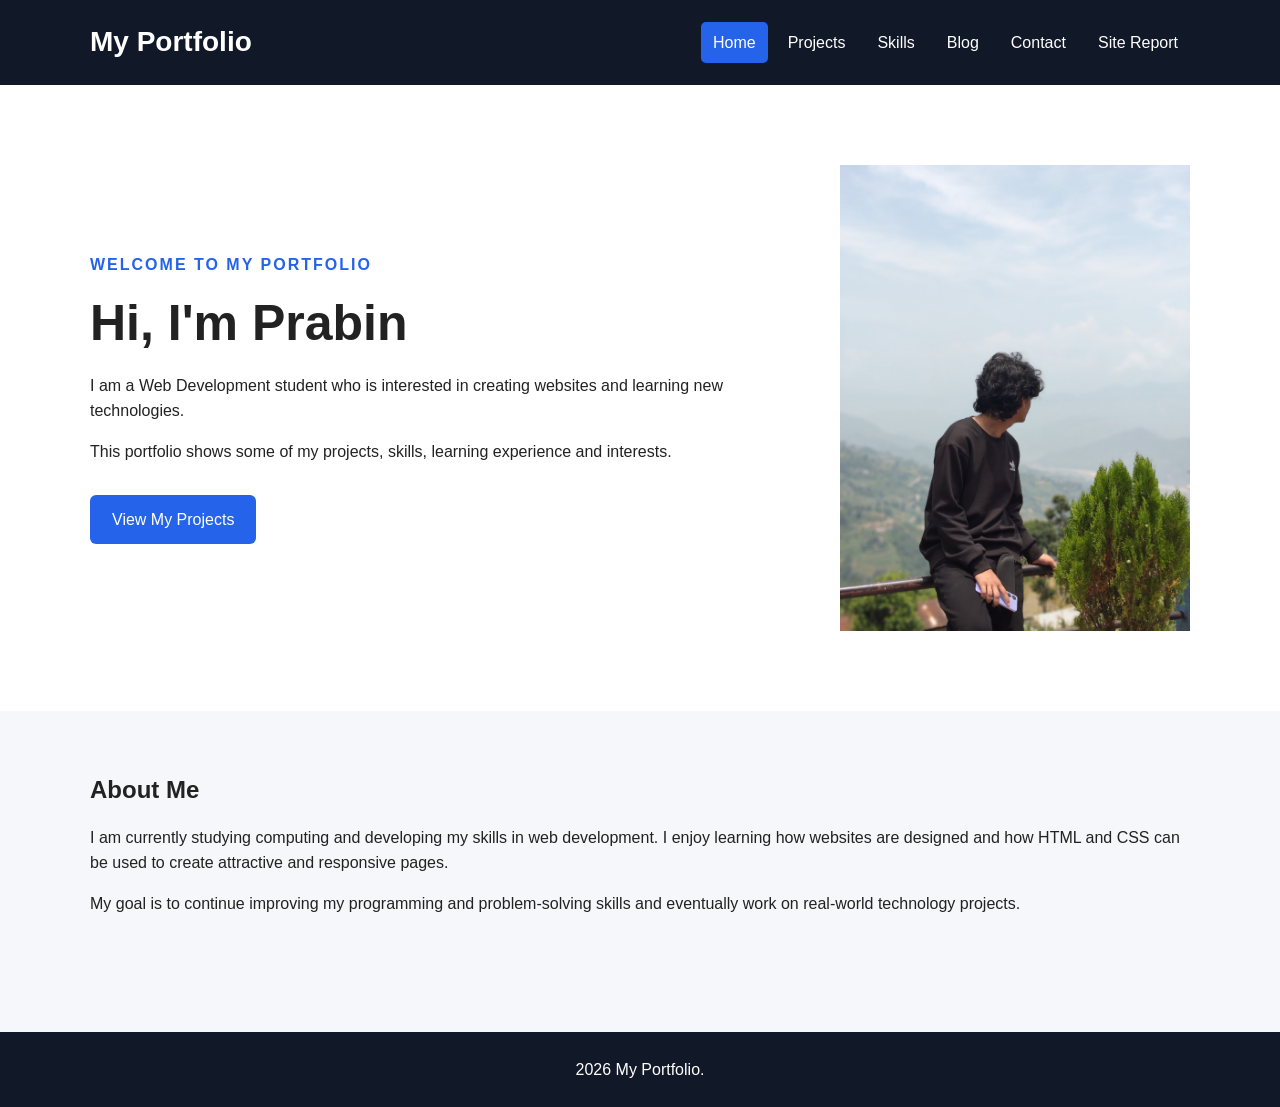
<file: index.html>
<!DOCTYPE html>
<html lang="en">
<head>
    <meta charset="UTF-8">
    <meta name="viewport" content="width=device-width, initial-scale=1.0">
    <title>Home Page</title>
    <link rel="stylesheet" href="css/style.css">
</head>

<body>

<header>
    <div class="container">
        <h1>My Portfolio</h1>

        <nav>
            <ul>
                <li><a class="active" href="index.html">Home</a></li>
                <li><a href="project.html">Projects</a></li>
                <li><a href="skills.html">Skills</a></li>
                <li><a href="blog.html">Blog</a></li>
                <li><a href="contact.html">Contact</a></li>
                <li><a href="sitereport.html">Site Report</a></li>
            </ul>
        </nav>
    </div>
</header>

<main>

    <section class="text">
        <div class="text-content">

            <div class="text">
                <p class="welcome">WELCOME TO MY PORTFOLIO</p>

                <h2>Hi, I'm Prabin</h2>

                <p>
                    I am a Web Development student who is interested in
                    creating websites and learning new technologies.
                </p>

                <p>
                    This portfolio shows some of my projects, skills,
                    learning experience and interests.
                </p>

                <a class="button" href="project.html">View My Projects</a>
            </div>

            <div class="hero-image">
                <img src="profile.jpeg" alt="Profile pic">
            </div>

        </div>
    </section>

    <section class="about">
        <div class="container">

            <h2>About Me</h2>

            <p>
                I am currently studying computing and developing my skills
                in web development. I enjoy learning how websites are
                designed and how HTML and CSS can be used to create
                attractive and responsive pages.
            </p>

            <p>
                My goal is to continue improving my programming and
                problem-solving skills and eventually work on real-world
                technology projects.
            </p>

        </div>
    </section>

</main>

<footer>
    <p> 2026 My Portfolio.</p>
</footer>

</body>
</html>
</file>
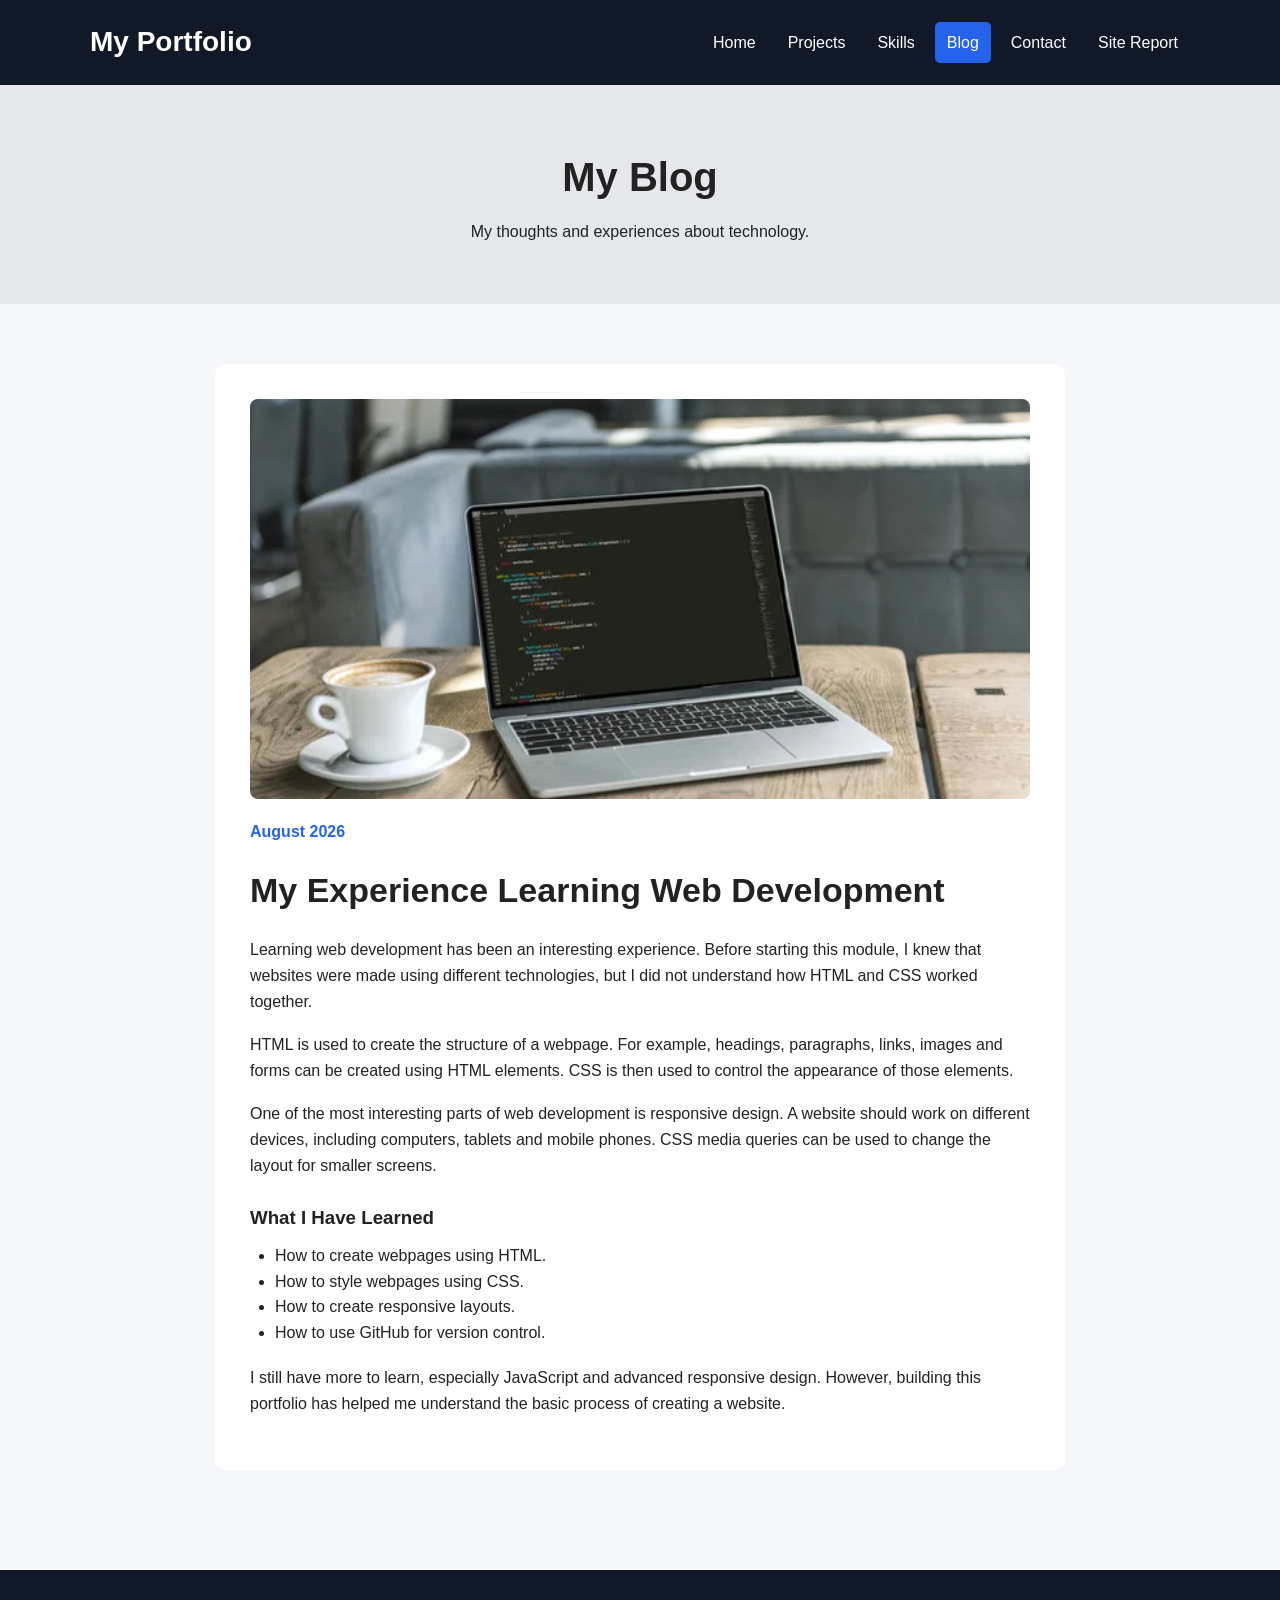
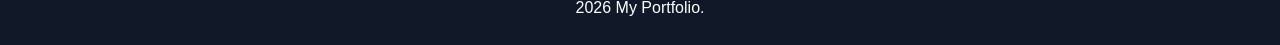
<file: blog.html>
<!DOCTYPE html>
<html lang="en">
<head>
    <meta charset="UTF-8">
    <meta name="viewport" content="width=device-width, initial-scale=1.0">
    <meta name="description" content="My web development blog">
    <title>Blog</title>
    <link rel="stylesheet" href="css/style.css">
</head>

<body>

<header>
    <div class="container">
        <h1>My Portfolio</h1>

        <nav>
            <ul>
                <li><a href="index.html">Home</a></li>
                <li><a href="project.html">Projects</a></li>
                <li><a href="skills.html">Skills</a></li>
                <li><a class="active" href="blog.html">Blog</a></li>
                <li><a href="contact.html">Contact</a></li>
                <li><a href="sitereport.html">Site Report</a></li>
            </ul>
        </nav>
    </div>
</header>

<main>

    <section class="page-heading">
        <div class="container">
            <h2>My Blog</h2>
            <p>My thoughts and experiences about technology.</p>
        </div>
    </section>

    <article class="blog-post">

        <div class="container">

            <img class="blog-image"
                 src="laptop.jpg"
                 alt="Laptop used for web development">

            <p class="blog-date">August 2026</p>

            <h2>My Experience Learning Web Development</h2>

            <p> 
                Learning web development has been an interesting experience.
                Before starting this module, I knew that websites were made
                using different technologies, but I did not understand how
                HTML and CSS worked together.
            </p>

            <p>
                HTML is used to create the structure of a webpage. For
                example, headings, paragraphs, links, images and forms can
                be created using HTML elements. CSS is then used to control
                the appearance of those elements.
            </p>

            <p>
                One of the most interesting parts of web development is
                responsive design. A website should work on different
                devices, including computers, tablets and mobile phones.
                CSS media queries can be used to change the layout for
                smaller screens.
            </p>

            <h3>What I Have Learned</h3>

            <ul>
                <li>How to create webpages using HTML.</li>
                <li>How to style webpages using CSS.</li>
                <li>How to create responsive layouts.</li>
                <li>How to use GitHub for version control.</li>
            </ul>

            <p>
                I still have more to learn, especially JavaScript and
                advanced responsive design. However, building this
                portfolio has helped me understand the basic process of
                creating a website.
            </p>

        </div>

    </article>

</main>

<footer>
    <p>2026 My Portfolio.</p>
</footer>

</body>
</html>
</file>
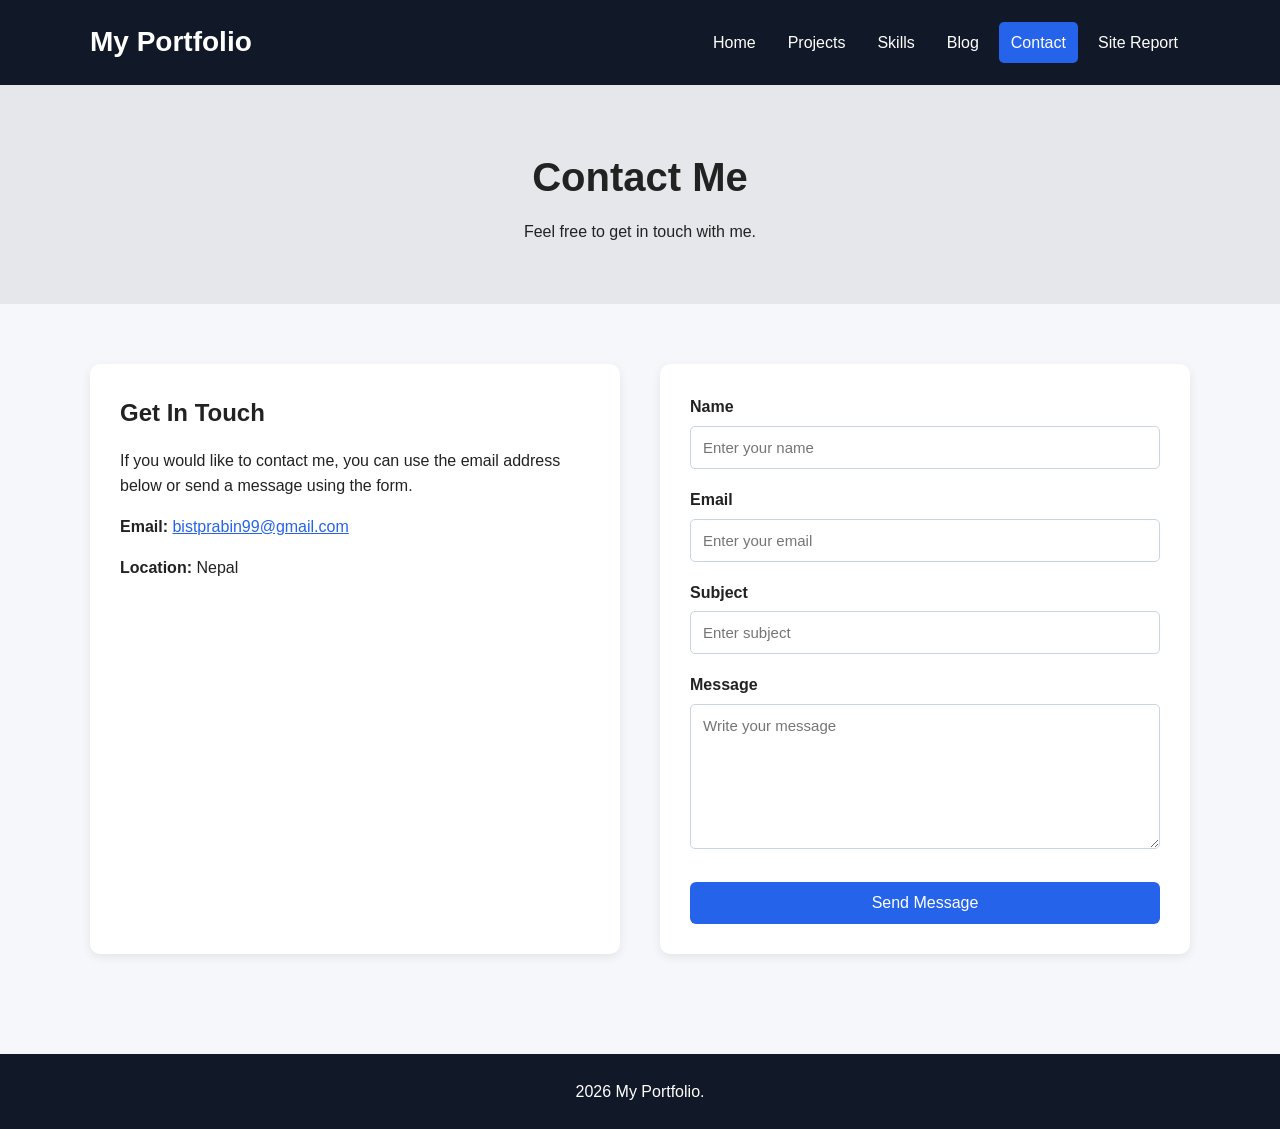
<file: contact.html>
<!DOCTYPE html>
<html lang="en">
<head>
    <meta charset="UTF-8">
    <meta name="viewport" content="width=device-width, initial-scale=1.0">
    <meta name="description" content="Contact me">
    <title>Contact</title>
    <link rel="stylesheet" href="css/style.css">
</head>

<body>

<header>
    <div class="container">
        <h1>My Portfolio</h1>

        <nav>
            <ul>
                <li><a href="index.html">Home</a></li>
                <li><a href="project.html">Projects</a></li>
                <li><a href="skills.html">Skills</a></li>
                <li><a href="blog.html">Blog</a></li>
                <li><a class="active" href="contact.html">Contact</a></li>
                <li><a href="sitereport.html">Site Report</a></li>
            </ul>
        </nav>
    </div>
</header>

<main>

    <div class="page-heading">
        <div class="container">
            <h2>Contact Me</h2>
            <p>Feel free to get in touch with me.</p>
        </div>
    </div>

    <div class="contact-section">

        <div class="container">

            <div class="contact-grid">

                <article class="contact-info">

                    <h2>Get In Touch</h2>

                    <p>
                        If you would like to contact me, you can use
                        the email address below or send a message using
                        the form.
                    </p>

                    <p>
                        <strong>Email:</strong>
                        <a href="mailto:bistprabin99@gmail.com">
                            bistprabin99@gmail.com
                        </a>
                    </p>

                    <p>
                        <strong>Location:</strong> Nepal
                    </p>

                </article>

                <form class="contact-form"
      action="mailto:bistprabin99@gmail.com"
      method="post"
      enctype="text/plain">

    <label for="name">Name</label>
    <input type="text"
           id="name"
           name="name"
           placeholder="Enter your name"
           required>

    <label for="email">Email</label>
    <input type="email"
           id="email"
           name="email"
           placeholder="Enter your email"
           required>

    <label for="subject">Subject</label>
    <input type="text"
           id="subject"
           name="subject"
           placeholder="Enter subject"
           required>

    <label for="message">Message</label>
    <textarea id="message"
              name="message"
              rows="7"
              placeholder="Write your message"
              required></textarea>

    <button type="submit">Send Message</button>

</form>
            </div>

        </div>

    </div>

</main>

<footer>
    <p>2026 My Portfolio.</p>
</footer>

</body>
</html>
</file>
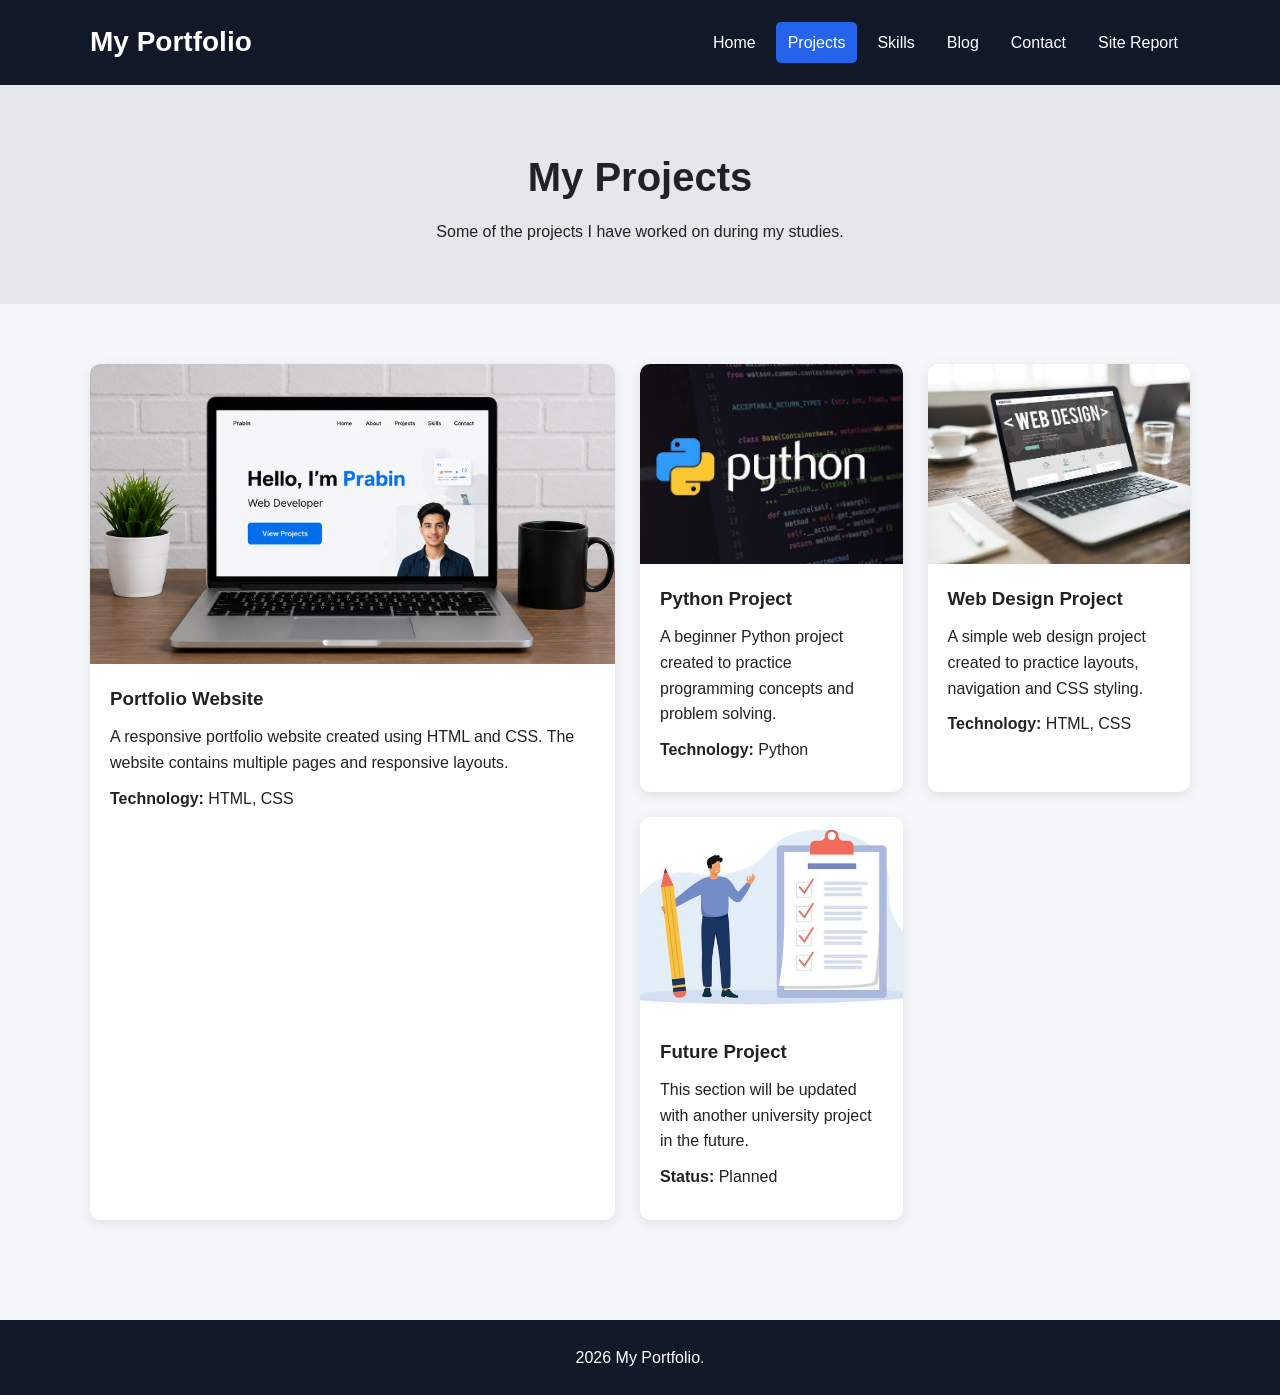
<file: project.html>
<!DOCTYPE html>
<html lang="en">
<head>
    <meta charset="UTF-8">
    <meta name="viewport" content="width=device-width, initial-scale=1.0">
    <meta name="description" content="My web development projects">
    <title>Project page</title>
    <link rel="stylesheet" href="css/style.css">
</head>

<body>

<header>
    <div class="container">
        <h1>My Portfolio</h1>

        <nav>
            <ul>
                <li><a href="index.html">Home</a></li>
                <li><a class="active" href="project.html">Projects</a></li>
                <li><a href="skills.html">Skills</a></li>
                <li><a href="blog.html">Blog</a></li>
                <li><a href="contact.html">Contact</a></li>
                <li><a href="sitereport.html">Site Report</a></li>
            </ul>
        </nav>
    </div>
</header>

<main>

    <section class="page-heading">
        <div class="container">
            <h2>My Projects</h2>
            <p>Some of the projects I have worked on during my studies.</p>
        </div>
    </section>

    <div class="projects">
        <div class="container">

            <div class="project-grid">

                <article class="project-card project-large">
                    <img src="portfolio-website.png" alt="Portfolio website project">

                    <div class="project-content">
                        <h3>Portfolio Website</h3>

                        <p>
                            A responsive portfolio website created using
                            HTML and CSS. The website contains multiple
                            pages and responsive layouts.
                        </p>

                        <p><strong>Technology:</strong> HTML, CSS</p>
                    </div>
                </article>

                <article class="project-card">
                    <img src="python.jpg" alt="Python project">

                    <div class="project-content">
                        <h3>Python Project</h3>

                        <p>
                            A beginner Python project created to practice
                            programming concepts and problem solving.
                        </p>

                        <p><strong>Technology:</strong> Python</p>
                    </div>
                </article>

                <article class="project-card">
                    <img src="web-design.jpg" alt="Web design project">

                    <div class="project-content">
                        <h3>Web Design Project</h3>

                        <p>
                            A simple web design project created to practice
                            layouts, navigation and CSS styling.
                        </p>

                        <p><strong>Technology:</strong> HTML, CSS</p>
                    </div>
                </article>

                <article class="project-card">
                    <img src="future.jpg" alt="Future project">
                    <div class="project-content">
                        <h3>Future Project</h3>

                        <p>
                            This section will be updated with another
                            university project in the future.
                        </p>

                        <p><strong>Status:</strong> Planned</p>
                    </div>
                </article>

            </div>

        </div>
    </div>

</main>

<footer>
    <p> 2026 My Portfolio. </p>
</footer>

</body>
</html>
</file>
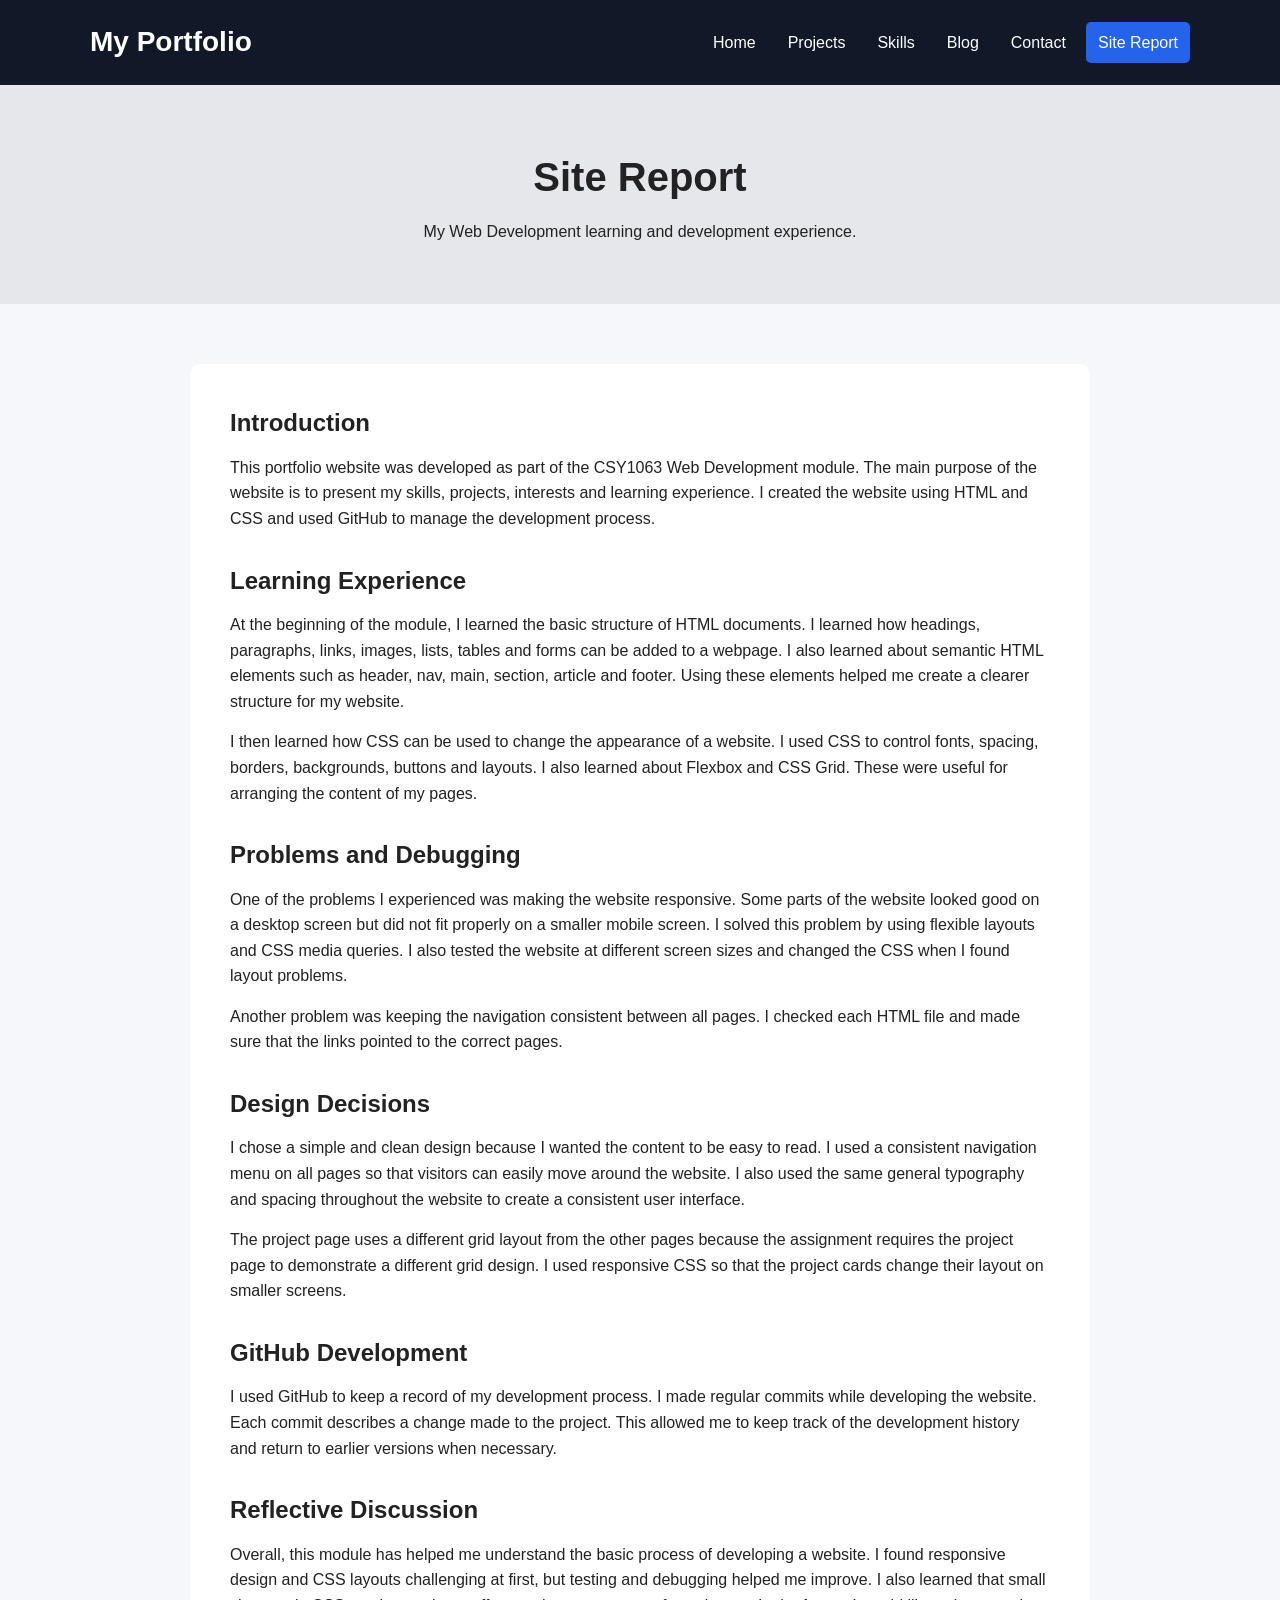
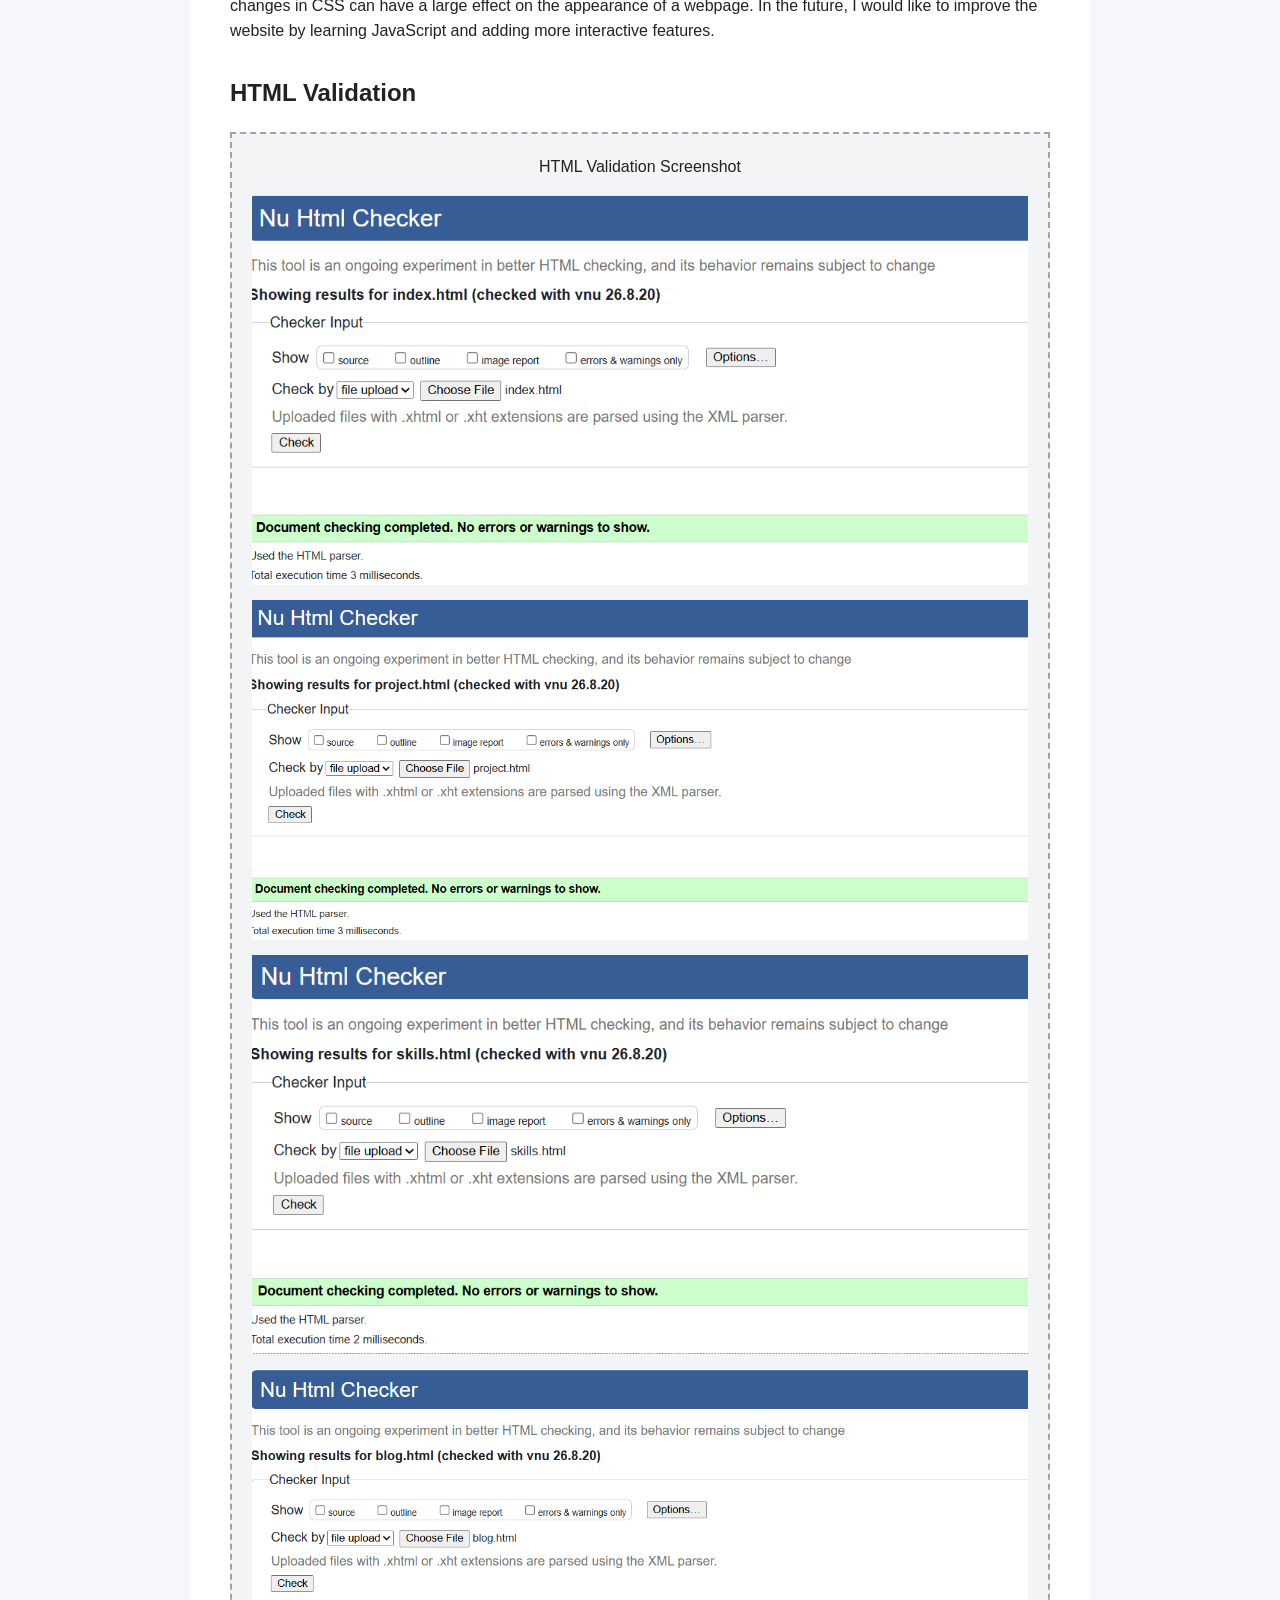
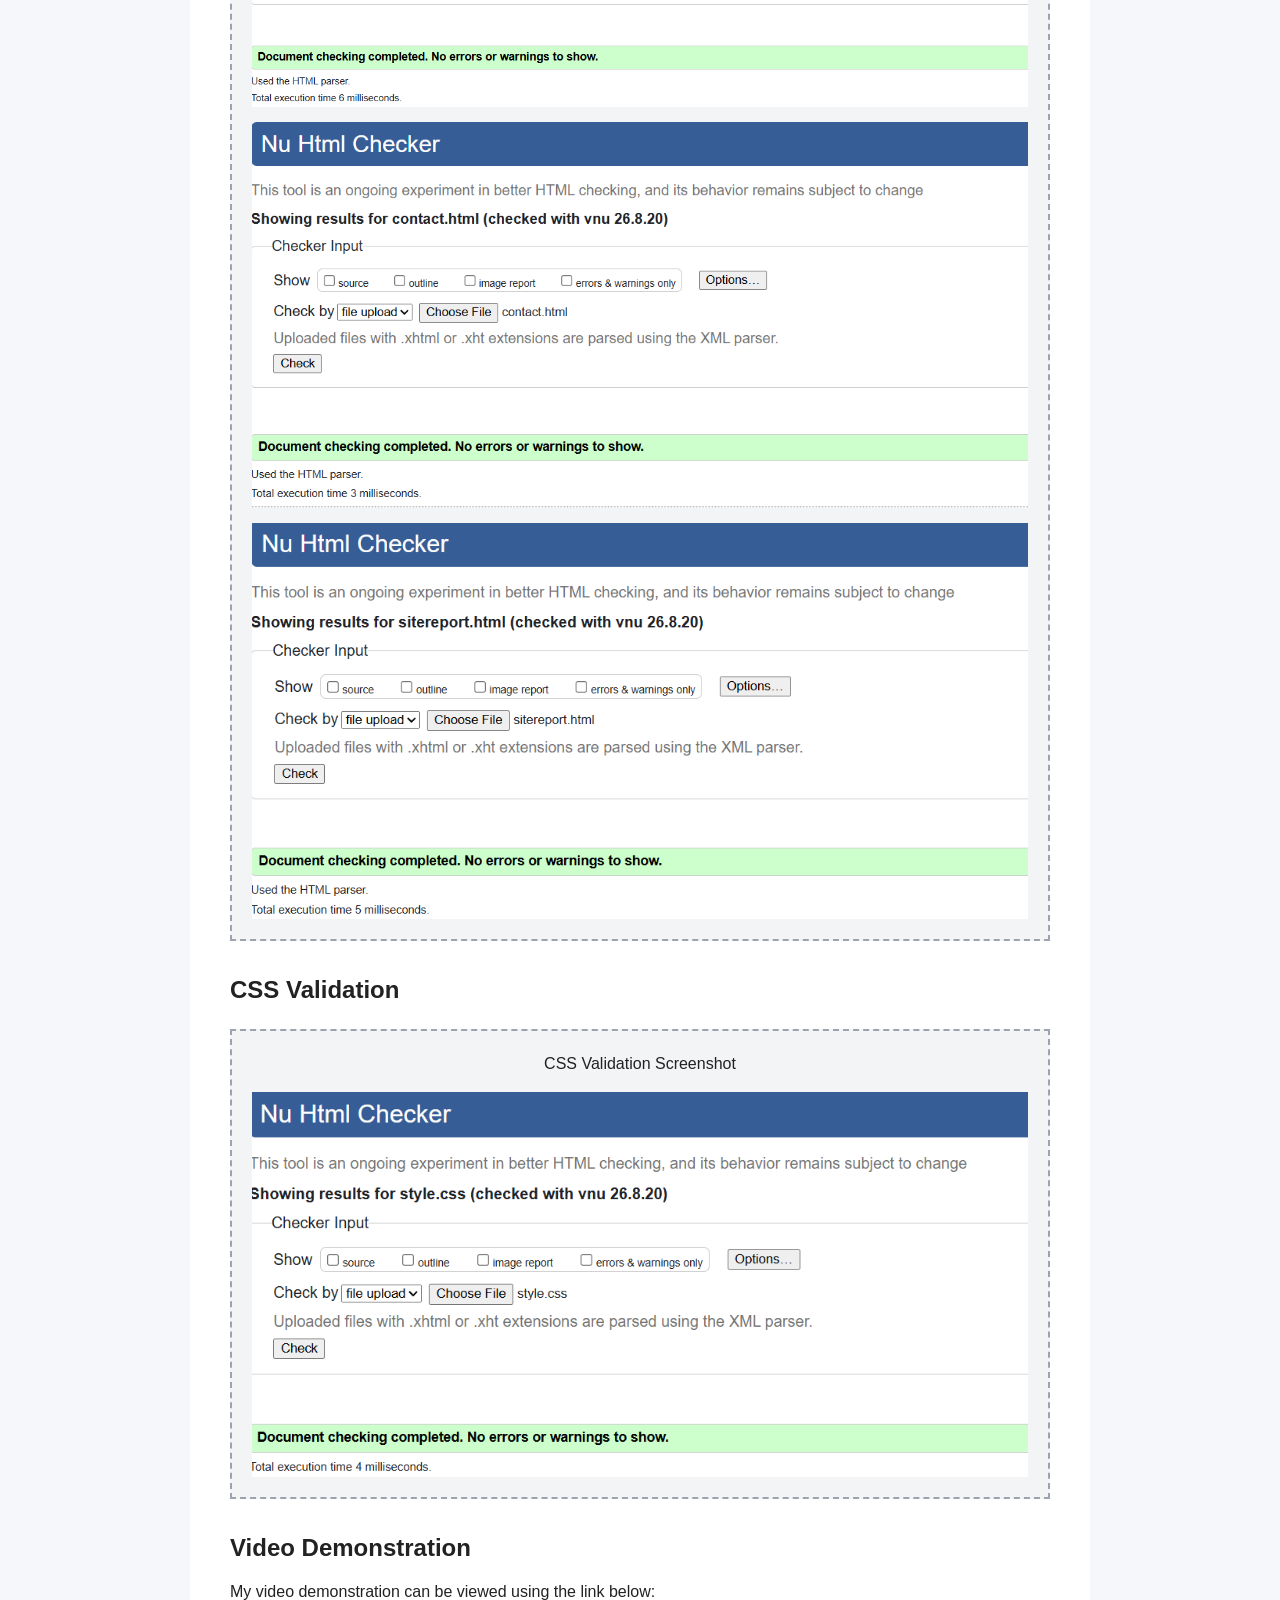
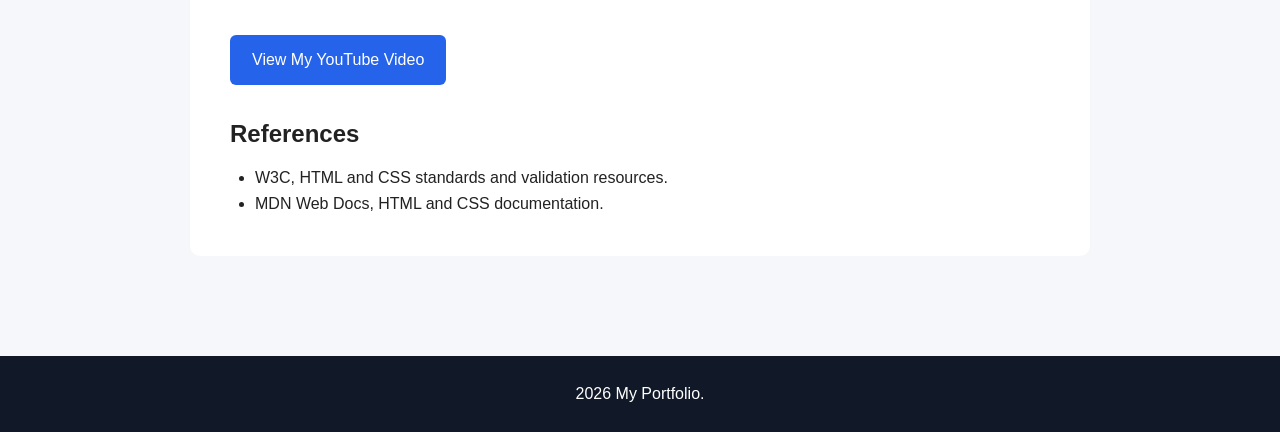
<file: sitereport.html>
<!DOCTYPE html>
<html lang="en">
<head>
    <meta charset="UTF-8">
    <meta name="viewport" content="width=device-width, initial-scale=1.0">
    <meta name="description" content="Website development report">
    <title>Site Report | My Portfolio</title>
    <link rel="stylesheet" href="css/style.css">
</head>

<body>

<header>
    <div class="container">
        <h1>My Portfolio</h1>

        <nav>
            <ul>
                <li><a href="index.html">Home</a></li>
                <li><a href="project.html">Projects</a></li>
                <li><a href="skills.html">Skills</a></li>
                <li><a href="blog.html">Blog</a></li>
                <li><a href="contact.html">Contact</a></li>
                <li><a class="active" href="sitereport.html">Site Report</a></li>
            </ul>
        </nav>
    </div>
</header>

<main>

    <section class="page-heading">
        <div class="container">
            <h2>Site Report</h2>
            <p>My Web Development learning and development experience.</p>
        </div>
    </section>

    <article class="report">

        <div class="container">

            <h2>Introduction</h2>

            <p>
                This portfolio website was developed as part of the CSY1063
                Web Development module. The main purpose of the website is
                to present my skills, projects, interests and learning
                experience. I created the website using HTML and CSS and
                used GitHub to manage the development process.
            </p>

            <h2>Learning Experience</h2>

            <p>
                At the beginning of the module, I learned the basic
                structure of HTML documents. I learned how headings,
                paragraphs, links, images, lists, tables and forms can be
                added to a webpage. I also learned about semantic HTML
                elements such as header, nav, main, section, article and
                footer. Using these elements helped me create a clearer
                structure for my website.
            </p>

            <p>
                I then learned how CSS can be used to change the appearance
                of a website. I used CSS to control fonts, spacing, borders,
                backgrounds, buttons and layouts. I also learned about
                Flexbox and CSS Grid. These were useful for arranging the
                content of my pages.
            </p>

            <h2>Problems and Debugging</h2>

            <p>
                One of the problems I experienced was making the website
                responsive. Some parts of the website looked good on a
                desktop screen but did not fit properly on a smaller
                mobile screen. I solved this problem by using flexible
                layouts and CSS media queries. I also tested the website
                at different screen sizes and changed the CSS when I found
                layout problems.
            </p>

            <p>
                Another problem was keeping the navigation consistent
                between all pages. I checked each HTML file and made sure
                that the links pointed to the correct pages.
            </p>

            <h2>Design Decisions</h2>

            <p>
                I chose a simple and clean design because I wanted the
                content to be easy to read. I used a consistent navigation
                menu on all pages so that visitors can easily move around
                the website. I also used the same general typography and
                spacing throughout the website to create a consistent
                user interface.
            </p>

            <p>
                The project page uses a different grid layout from the
                other pages because the assignment requires the project
                page to demonstrate a different grid design. I used
                responsive CSS so that the project cards change their
                layout on smaller screens.
            </p>

            <h2>GitHub Development</h2>

            <p>
                I used GitHub to keep a record of my development process.
                I made regular commits while developing the website.
                Each commit describes a change made to the project. This
                allowed me to keep track of the development history and
                return to earlier versions when necessary.
            </p>

            <h2>Reflective Discussion</h2>

            <p>
                Overall, this module has helped me understand the basic
                process of developing a website. I found responsive design
                and CSS layouts challenging at first, but testing and
                debugging helped me improve. I also learned that small
                changes in CSS can have a large effect on the appearance
                of a webpage. In the future, I would like to improve the
                website by learning JavaScript and adding more interactive
                features.
            </p>

            <h2>HTML Validation</h2>

            <div class="validation-box">
                <p>HTML Validation Screenshot</p>

                <img src="index-validation.png"
                     alt="HTML validation result">

                      <img src="project-validation.png"
                     alt="HTML validation result">

                      <img src="skill-validation.png"
                     alt="HTML validation result">

                      <img src="blog-validation.png"
                     alt="HTML validation result">

                      <img src="contact-validation.png"
                     alt="HTML validation result">

                      <img src="sitereport-validation.png"
                     alt="HTML validation result">
            </div>

            <h2>CSS Validation</h2>

            <div class="validation-box">
                <p>CSS Validation Screenshot</p>

                <img src="css-validation.png"
                     alt="CSS validation result">
            </div>

            <h2>Video Demonstration</h2>

            <p>
                My video demonstration can be viewed using the link below:
            </p>

            <p>
                <a class="button"
                   href="https://youtu.be/DnpRNQlfG7o"
                   target="_blank">
                    View My YouTube Video
                </a>
            </p>

            <h2>References</h2>

            <ul>
                <li>
                    W3C, HTML and CSS standards and validation resources.
                </li>

                <li>
                    MDN Web Docs, HTML and CSS documentation.
                </li>
            </ul>

        </div>

    </article>

</main>

<footer>
    <p>2026 My Portfolio.</p>
</footer>

</body>
</html>
</file>
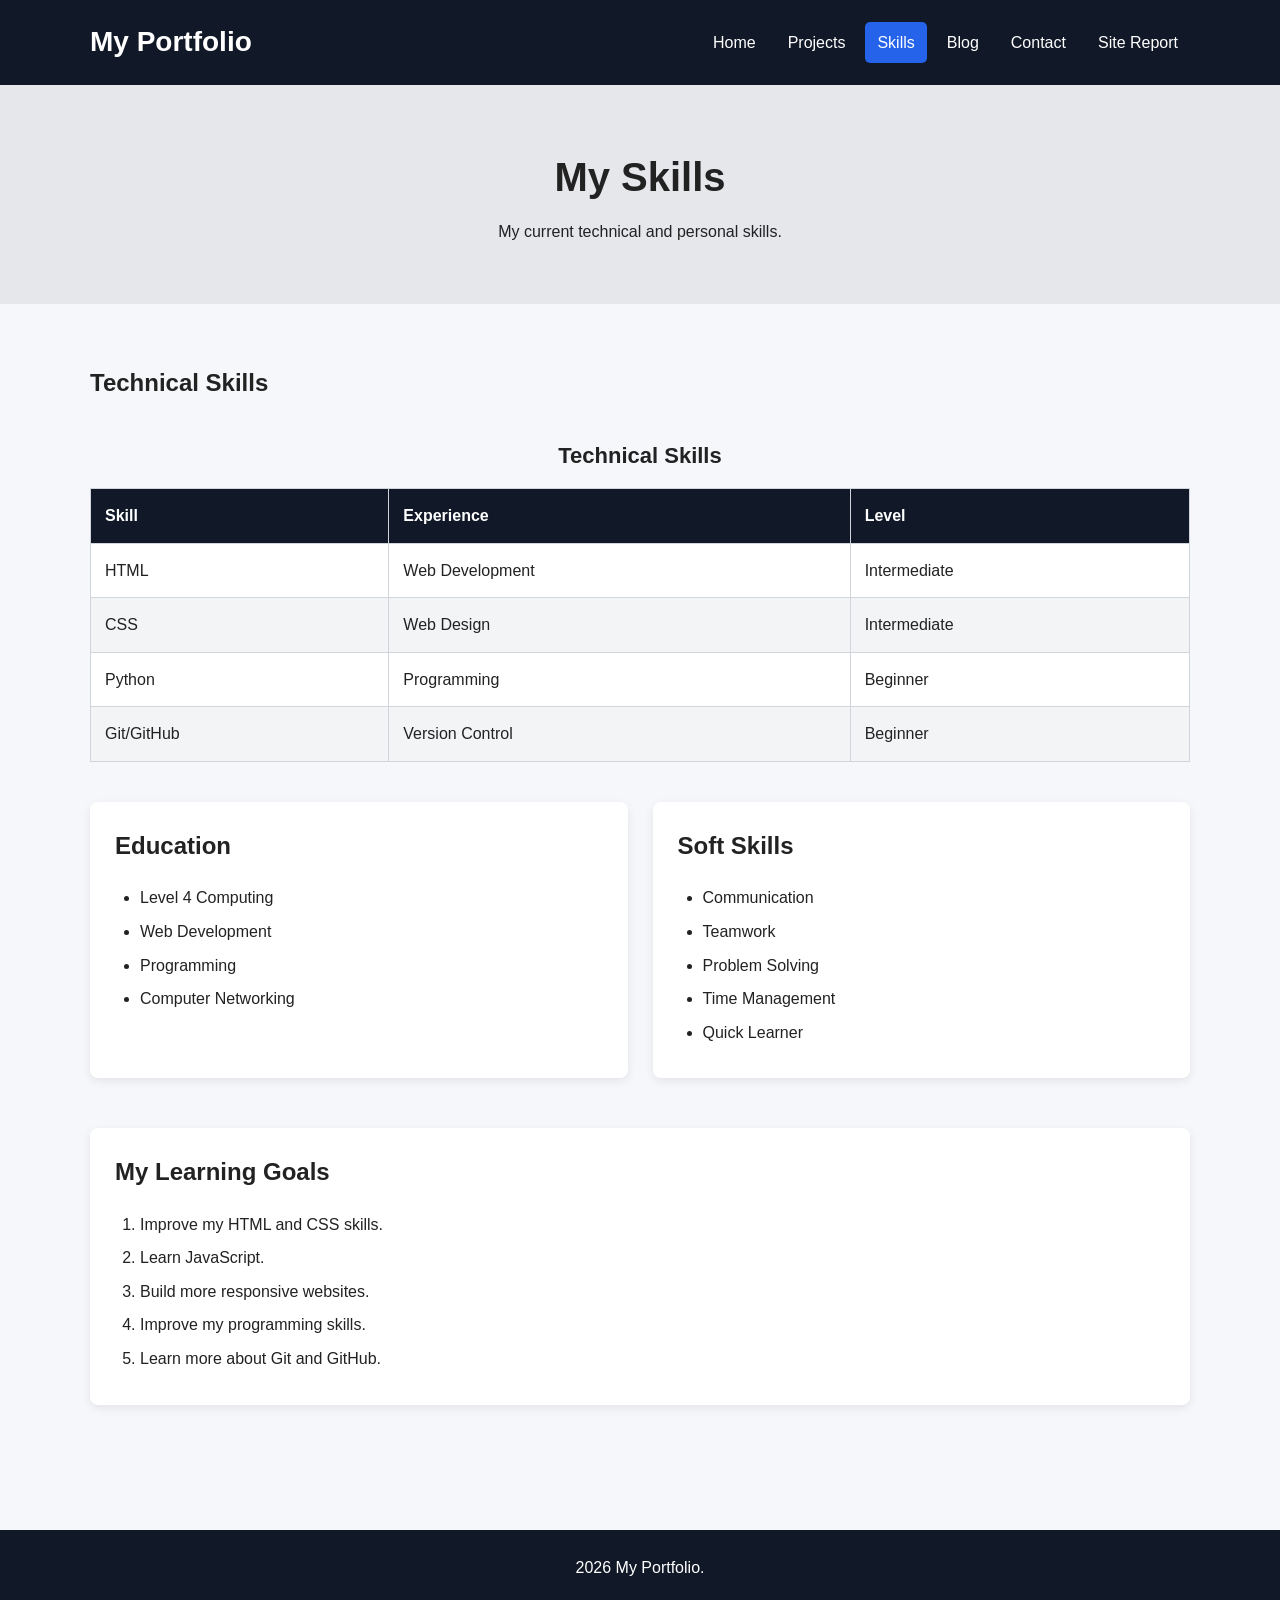
<file: skills.html>
<!DOCTYPE html>
<html lang="en">
<head>
    <meta charset="UTF-8">
    <meta name="viewport" content="width=device-width, initial-scale=1.0">
    <meta name="description" content="My skills and education">
    <title>Skills</title>
    <link rel="stylesheet" href="css/style.css">
</head>

<body>

<header>
    <div class="container">
        <h1>My Portfolio</h1>

        <nav>
            <ul>
                <li><a href="index.html">Home</a></li>
                <li><a href="project.html">Projects</a></li>
                <li><a class="active" href="skills.html">Skills</a></li>
                <li><a href="blog.html">Blog</a></li>
                <li><a href="contact.html">Contact</a></li>
                <li><a href="sitereport.html">Site Report</a></li>
            </ul>
        </nav>
    </div>
</header>

<main>

    <section class="page-heading">
        <div class="container">
            <h2>My Skills</h2>
            <p>My current technical and personal skills.</p>
        </div>
    </section>

    <section class="skills-section">
        <div class="container">

            <h2>Technical Skills</h2>

            <div class="table-container">
                <table>
                    <caption>Technical Skills</caption>

                    <thead>
                        <tr>
                            <th>Skill</th>
                            <th>Experience</th>
                            <th>Level</th>
                        </tr>
                    </thead>

                    <tbody>
                        <tr>
                            <td>HTML</td>
                            <td>Web Development</td>
                            <td>Intermediate</td>
                        </tr>

                        <tr>
                            <td>CSS</td>
                            <td>Web Design</td>
                            <td>Intermediate</td>
                        </tr>

                        <tr>
                            <td>Python</td>
                            <td>Programming</td>
                            <td>Beginner</td>
                        </tr>

                        <tr>
                            <td>Git/GitHub</td>
                            <td>Version Control</td>
                            <td>Beginner</td>
                        </tr>
                    </tbody>
                </table>
            </div>

            <div class="two-column">

                <article class="skill-box">
                    <h2>Education</h2>

                    <ul>
                        <li>Level 4 Computing</li>
                        <li>Web Development</li>
                        <li>Programming</li>
                        <li>Computer Networking</li>
                    </ul>
                </article>

                <article class="skill-box">
                    <h2>Soft Skills</h2>

                    <ul>
                        <li>Communication</li>
                        <li>Teamwork</li>
                        <li>Problem Solving</li>
                        <li>Time Management</li>
                        <li>Quick Learner</li>
                    </ul>
                </article>

            </div>

            <article class="skill-box">
                <h2>My Learning Goals</h2>

                <ol>
                    <li>Improve my HTML and CSS skills.</li>
                    <li>Learn JavaScript.</li>
                    <li>Build more responsive websites.</li>
                    <li>Improve my programming skills.</li>
                    <li>Learn more about Git and GitHub.</li>
                </ol>
            </article>

        </div>
    </section>

</main>

<footer>
    <p>2026 My Portfolio.</p>
</footer>

</body>
</html>
</file>
<file: css/style.css>
* {
    margin: 0;
    padding: 0;
    box-sizing: border-box;
}

html {
    scroll-behavior: smooth;
}

body {
    font-family: Arial, Helvetica, sans-serif;
    line-height: 1.6;
    background-color: #f5f7fa;
    color: #222;
}

img {
    max-width: 100%;
    display: block;
}

a {
    color: inherit;
}

.container {
    width: 90%;
    max-width: 1100px;
    margin: 0 auto;
}


header {
    background-color: #111827;
    color: white;
    padding: 20px 0;
}

header .container {
    display: flex;
    justify-content: space-between;
    align-items: center;
    gap: 20px;
}

header h1 {
    font-size: 28px;
}


nav ul {
    list-style: none;
    display: flex;
    flex-wrap: wrap;
    gap: 8px;
}

nav a {
    display: block;
    text-decoration: none;
    padding: 8px 12px;
    border-radius: 5px;
    transition: 0.3s;
}

nav a:hover,
nav a.active {
    background-color: #2563eb;
}


.text {
    padding: 80px 0;
    background-color: white;
}

.text-content {
    width: 90%;
    max-width: 1100px;
    margin: 0 auto;

    display: grid;
    grid-template-columns: 2fr 1fr;
    align-items: center;
    gap: 50px;
}

.welcome {
    color: #2563eb;
    font-weight: bold;
    letter-spacing: 2px;
    margin-bottom: 10px;
}

.text h2 {
    font-size: 50px;
    line-height: 1.2;
    margin-bottom: 20px;
}

.text h2 span {
    color: #2563eb;
}

.text p {
    margin-bottom: 15px;
    max-width: 650px;
}

.text-image img {
    width: 280px;
    height: 280px;
    object-fit: cover;
    border-radius: 50%;
    margin: auto;
}


.button,
button {
    display: inline-block;
    margin-top: 15px;
    padding: 12px 22px;
    background-color: #2563eb;
    color: white;
    text-decoration: none;
    border: none;
    border-radius: 6px;
    cursor: pointer;
    font-size: 16px;
    transition: 0.3s;
}

.button:hover,
button:hover {
    background-color: #1d4ed8;
}


.about {
    padding: 60px 0;
}

.about h2 {
    margin-bottom: 15px;
}

.about p {
    margin-bottom: 15px;
}


.page-heading {
    padding: 60px 0;
    background-color: #e5e7eb;
    text-align: center;
}

.page-heading h2 {
    font-size: 40px;
    margin-bottom: 10px;
}


.projects {
    padding: 60px 0;
}


.project-grid {
    display: grid;

    grid-template-columns: 2fr 1fr 1fr;

    grid-template-rows: auto auto;

    gap: 25px;
}

.project-large {
    grid-row: span 2;
}

.project-card {
    background-color: white;
    border-radius: 10px;
    overflow: hidden;
    box-shadow: 0 3px 12px rgba(0, 0, 0, 0.1);
}

.project-card img {
    width: 100%;
    height: 200px;
    object-fit: cover;
}

.project-large img {
    height: 300px;
}

.project-content {
    padding: 20px;
}

.project-content h3 {
    margin-bottom: 10px;
}

.project-content p {
    margin-bottom: 10px;
}


.skills-section {
    padding: 60px 0;
}

.skills-section h2 {
    margin-bottom: 20px;
}

.table-container {
    overflow-x: auto;
    margin-bottom: 40px;
}

table {
    width: 100%;
    border-collapse: collapse;
    background-color: white;
}

caption {
    font-size: 22px;
    font-weight: bold;
    padding: 15px;
}

th,
td {
    border: 1px solid #d1d5db;
    padding: 14px;
    text-align: left;
}

th {
    background-color: #111827;
    color: white;
}

tr:nth-child(even) {
    background-color: #f3f4f6;
}

.two-column {
    display: grid;
    grid-template-columns: 1fr 1fr;
    gap: 25px;
    margin-bottom: 25px;
}

.skill-box {
    background-color: white;
    padding: 25px;
    margin-bottom: 25px;
    border-radius: 8px;
    box-shadow: 0 3px 10px rgba(0, 0, 0, 0.08);
}

.skill-box ul,
.skill-box ol {
    padding-left: 25px;
}

.skill-box li {
    margin-bottom: 8px;
}


.blog-post {
    padding: 60px 0;
}

.blog-post .container {
    max-width: 850px;
    background-color: white;
    padding: 35px;
    border-radius: 10px;
}

.blog-image {
    width: 100%;
    max-height: 400px;
    object-fit: cover;
    border-radius: 8px;
    margin-bottom: 20px;
}

.blog-date {
    color: #2563eb;
    font-weight: bold;
}

.blog-post h2 {
    font-size: 34px;
    margin: 10px 0 20px;
}

.blog-post h3 {
    margin: 25px 0 10px;
}

.blog-post p {
    margin-bottom: 18px;
}

.blog-post ul {
    padding-left: 25px;
    margin-bottom: 20px;
}



.contact-section {
    padding: 60px 0;
}

.contact-grid {
    display: grid;
    grid-template-columns: 1fr 1fr;
    gap: 40px;
}

.contact-info,
.contact-form {
    background-color: white;
    padding: 30px;
    border-radius: 10px;
    box-shadow: 0 3px 10px rgba(0, 0, 0, 0.08);
}

.contact-info h2 {
    margin-bottom: 15px;
}

.contact-info p {
    margin-bottom: 15px;
}

.contact-info a {
    color: #2563eb;
}

.contact-form {
    display: flex;
    flex-direction: column;
}

.contact-form label {
    margin-bottom: 6px;
    font-weight: bold;
}

.contact-form input,
.contact-form textarea {
    width: 100%;
    padding: 12px;
    margin-bottom: 18px;
    border: 1px solid #cbd5e1;
    border-radius: 5px;
    font-family: inherit;
    font-size: 15px;
}

.contact-form input:focus,
.contact-form textarea:focus {
    outline: 2px solid #2563eb;
}


.report {
    padding: 60px 0;
}

.report .container {
    max-width: 900px;
    background-color: white;
    padding: 40px;
    border-radius: 10px;
}

.report h2 {
    margin-top: 30px;
    margin-bottom: 12px;
}

.report h2:first-child {
    margin-top: 0;
}

.report p {
    margin-bottom: 15px;
}

.report ul {
    padding-left: 25px;
}

.validation-box {
    margin: 20px 0;
    padding: 20px;
    background-color: #f3f4f6;
    border: 2px dashed #9ca3af;
    text-align: center;
}

.validation-box img {
    margin: 15px auto 0;
}


footer {
    background-color: #111827;
    color: white;
    text-align: center;
    padding: 25px 0;
    margin-top: 40px;
}


@media (max-width: 900px) {

    header .container {
        flex-direction: column;
    }

    .hero-content {
        grid-template-columns: 1fr;
        text-align: center;
    }

    .hero-text p {
        margin-left: auto;
        margin-right: auto;
    }

    .project-grid {
        grid-template-columns: 1fr 1fr;
    }

    .project-large {
        grid-row: auto;
        grid-column: span 2;
    }

    .contact-grid {
        grid-template-columns: 1fr;
    }

}


@media (max-width: 600px) {

    .container {
        width: 92%;
    }

    header {
        padding: 15px 0;
    }

    header h1 {
        font-size: 24px;
    }

    nav ul {
        justify-content: center;
    }

    nav a {
        font-size: 14px;
        padding: 7px 9px;
    }

    .text {
        padding: 50px 0;
    }

    .text h2 {
        font-size: 36px;
    }

    .hero-image img {
        width: 220px;
        height: 220px;
    }

    .page-heading {
        padding: 45px 0;
    }

    .page-heading h2 {
        font-size: 32px;
    }

    .project-grid {
        grid-template-columns: 1fr;
    }

    .project-large {
        grid-column: auto;
    }

    .two-column {
        grid-template-columns: 1fr;
    }

    .blog-post .container,
    .report .container {
        padding: 22px;
    }

    .blog-post h2 {
        font-size: 28px;
    }

    .contact-grid {
        grid-template-columns: 1fr;
    }

    th,
    td {
        padding: 10px;
        font-size: 14px;
    }

}
</file>
